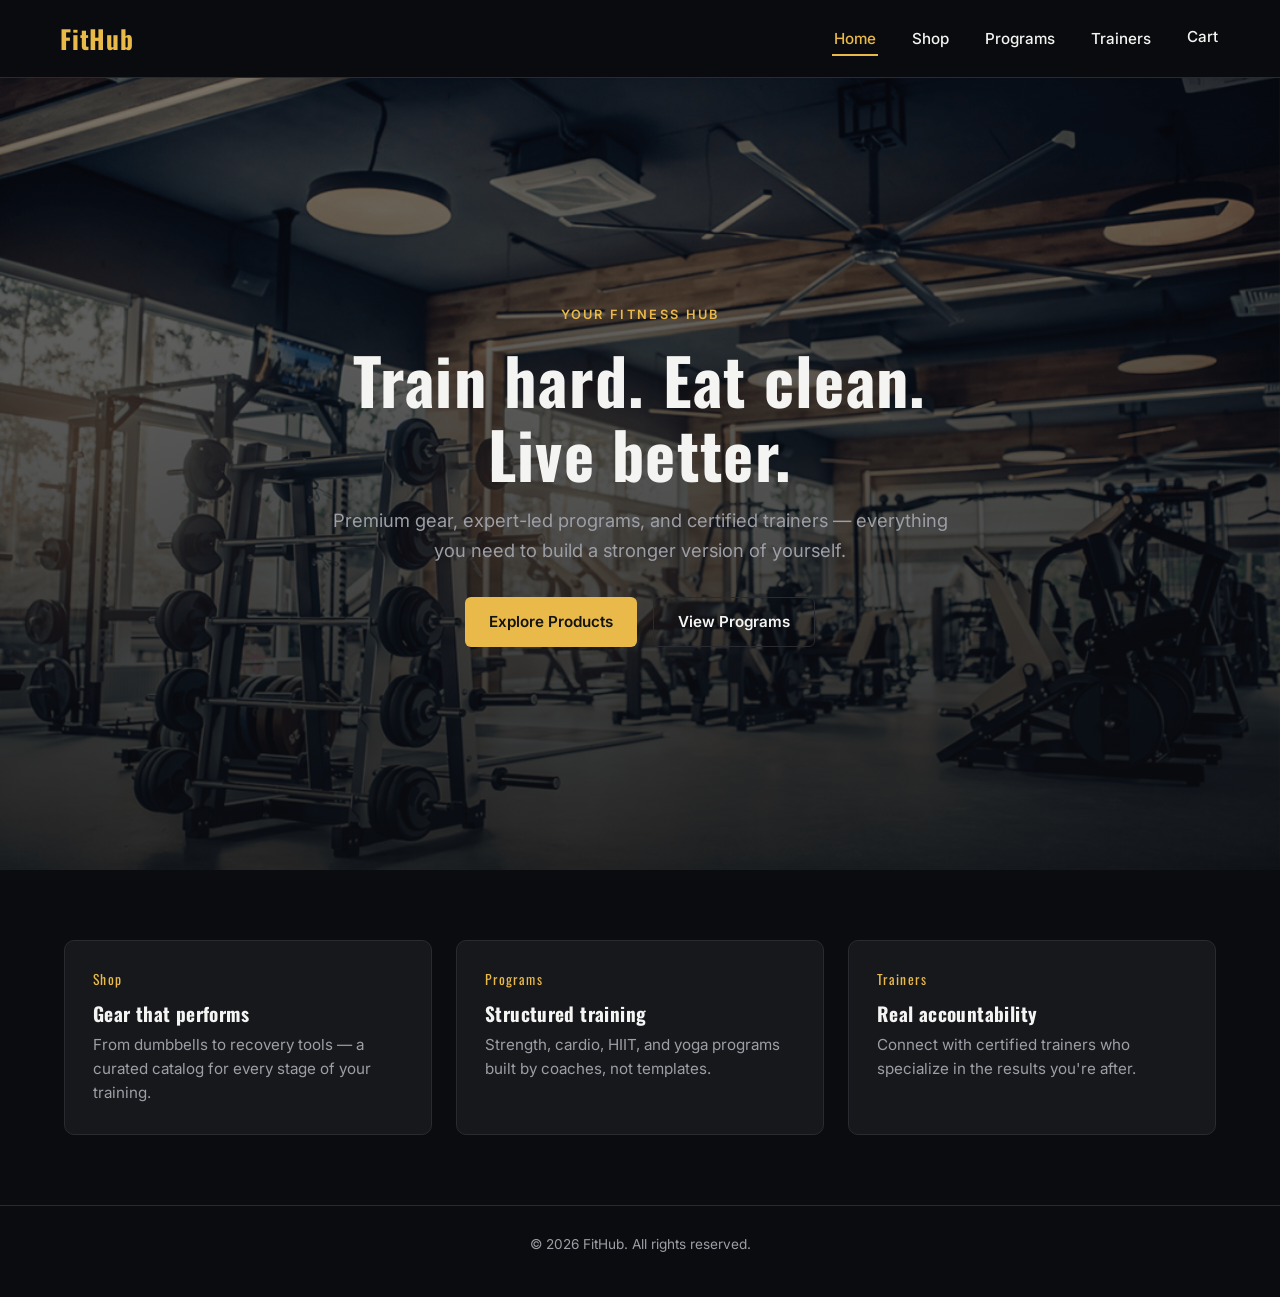
<file: FitHub/index.html>
<!DOCTYPE html>
<html lang="en">
<head>
  <meta charset="UTF-8" />
  <meta name="viewport" content="width=device-width, initial-scale=1" />
  <title>FitHub — Train Smarter, Live Stronger</title>
  <meta name="description" content="FitHub is your one-stop fitness hub: shop premium gear, follow expert-led training programs, and connect with certified trainers." />
  <link rel="icon" type="image/webp" href="assets/images/fithub-logo.webp" />
  <link rel="preconnect" href="https://fonts.googleapis.com">
  <link rel="preconnect" href="https://fonts.gstatic.com" crossorigin>
  <link href="https://fonts.googleapis.com/css2?family=Oswald:wght@500;600;700&family=Inter:wght@400;500;600;700&display=swap" rel="stylesheet">
  <link rel="stylesheet" href="css/base.css" />
  <link rel="stylesheet" href="css/home.css" />
</head>
<body>

  <!-- Navbar -->
  <nav class="navbar">
    <a href="index.html" class="logo">FitHub</a>
    <button class="nav-toggle" aria-label="Toggle navigation" aria-expanded="false">
      <span></span><span></span><span></span>
    </button>
    <ul class="nav-links">
      <li><a href="index.html" aria-current="page">Home</a></li>
      <li><a href="shop.html">Shop</a></li>
      <li><a href="programs.html">Programs</a></li>
      <li><a href="trainers.html">Trainers</a></li>
      <li>
        <a href="cart.html" class="cart-link">
          Cart
          <span class="cart-count" hidden>0</span>
        </a>
      </li>
    </ul>
  </nav>

  <!-- Hero Section -->
  <section class="hero">
    <div class="hero-content">
      <span class="hero-eyebrow">Your Fitness Hub</span>
      <h1>Train hard. Eat clean. Live better.</h1>
      <p>Premium gear, expert-led programs, and certified trainers — everything you need to build a stronger version of yourself.</p>
      <div class="hero-actions">
        <a href="shop.html" class="btn">Explore Products</a>
        <a href="programs.html" class="btn btn-outline">View Programs</a>
      </div>
    </div>
  </section>

  <!-- Feature Strip -->
  <section class="features">
    <div class="feature-card">
      <span class="feature-num">Shop</span>
      <h3>Gear that performs</h3>
      <p>From dumbbells to recovery tools — a curated catalog for every stage of your training.</p>
    </div>
    <div class="feature-card">
      <span class="feature-num">Programs</span>
      <h3>Structured training</h3>
      <p>Strength, cardio, HIIT, and yoga programs built by coaches, not templates.</p>
    </div>
    <div class="feature-card">
      <span class="feature-num">Trainers</span>
      <h3>Real accountability</h3>
      <p>Connect with certified trainers who specialize in the results you're after.</p>
    </div>
  </section>

  <!-- Footer -->
  <footer>
    <p>&copy; <span id="year"></span> FitHub. All rights reserved.</p>
  </footer>

  <script src="js/nav.js"></script>
</body>
</html>
</file>
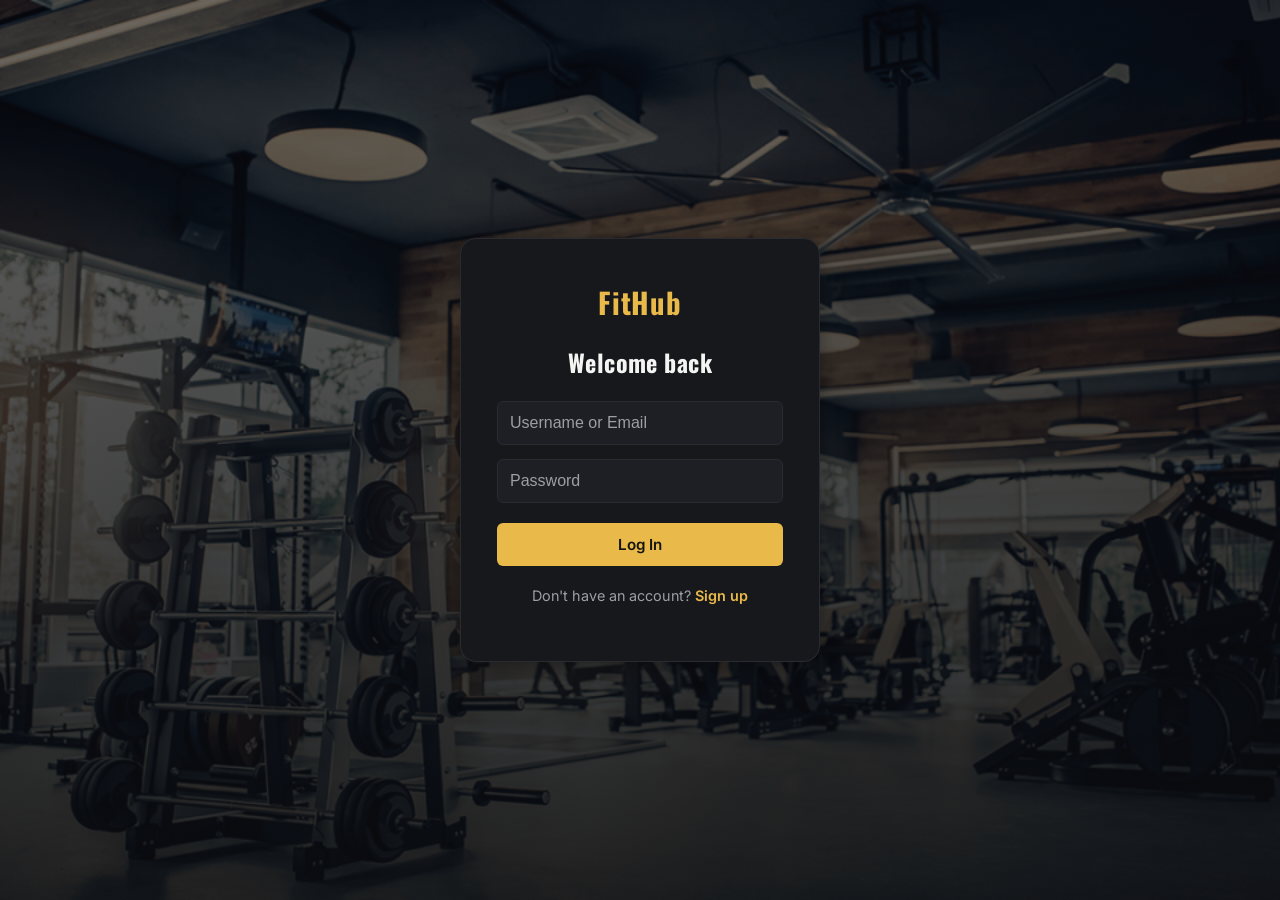
<file: FitHub/login.html>
<!DOCTYPE html>
<html lang="en">
<head>
  <meta charset="UTF-8">
  <meta name="viewport" content="width=device-width, initial-scale=1">
  <title>FitHub — Log In</title>
  <meta name="description" content="Log in to your FitHub account to manage orders and training programs.">
  <link rel="icon" type="image/webp" href="assets/images/fithub-logo.webp" />
  <link rel="preconnect" href="https://fonts.googleapis.com">
  <link rel="preconnect" href="https://fonts.gstatic.com" crossorigin>
  <link href="https://fonts.googleapis.com/css2?family=Oswald:wght@500;600;700&family=Inter:wght@400;500;600;700&display=swap" rel="stylesheet">
  <link rel="stylesheet" href="css/base.css">
  <link rel="stylesheet" href="css/login.css">
</head>
<body class="login-page">

  <div class="login-container">
    <a href="index.html" class="logo">FitHub</a>
    <h1>Welcome back</h1>
    <form class="login-form" action="index.html">
      <input type="text" id="username" placeholder="Username or Email" required>
      <input type="password" id="password" placeholder="Password" required>
      <button type="submit">Log In</button>
    </form>
    <p class="signup-link">Don't have an account? <a href="#">Sign up</a></p>
  </div>

</body>
</html>
</file>
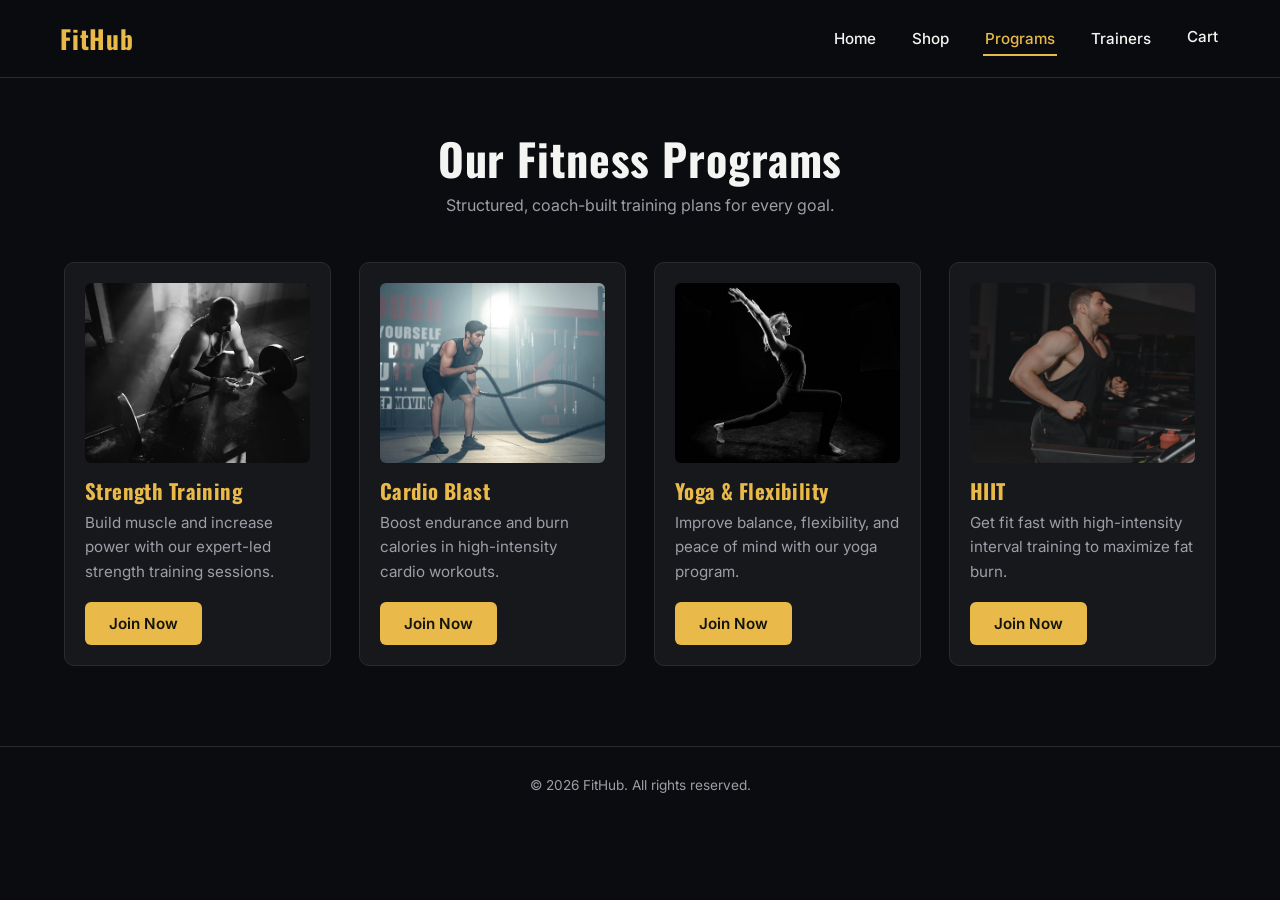
<file: FitHub/programs.html>
<!DOCTYPE html>
<html lang="en">
<head>
    <meta charset="UTF-8">
    <meta name="viewport" content="width=device-width, initial-scale=1.0">
    <title>FitHub Programs — Strength, Cardio, Yoga &amp; HIIT</title>
    <meta name="description" content="Explore FitHub's expert-led training programs: Strength Training, Cardio Blast, Yoga & Flexibility, and HIIT.">
    <link rel="icon" type="image/webp" href="assets/images/fithub-logo.webp" />
    <link rel="preconnect" href="https://fonts.googleapis.com">
    <link rel="preconnect" href="https://fonts.gstatic.com" crossorigin>
    <link href="https://fonts.googleapis.com/css2?family=Oswald:wght@500;600;700&family=Inter:wght@400;500;600;700&display=swap" rel="stylesheet">
    <link rel="stylesheet" href="css/base.css">
    <link rel="stylesheet" href="css/programs.css">
</head>
<body>
    <!-- Navbar -->
    <nav class="navbar">
        <a href="index.html" class="logo">FitHub</a>
        <button class="nav-toggle" aria-label="Toggle navigation" aria-expanded="false">
          <span></span><span></span><span></span>
        </button>
        <ul class="nav-links">
            <li><a href="index.html">Home</a></li>
            <li><a href="shop.html">Shop</a></li>
            <li><a href="programs.html" aria-current="page">Programs</a></li>
            <li><a href="trainers.html">Trainers</a></li>
            <li>
              <a href="cart.html" class="cart-link">
                Cart
                <span class="cart-count" hidden>0</span>
              </a>
            </li>
        </ul>
    </nav>

    <!-- Program Section -->
    <section class="programs">
        <h1>Our Fitness Programs</h1>
        <p class="programs-subtitle">Structured, coach-built training plans for every goal.</p>
        <div class="program-grid">
            <div class="program-card">
                <img src="assets/images/strength-training.avif" alt="Strength Training" loading="lazy">
                <h3>Strength Training</h3>
                <p>Build muscle and increase power with our expert-led strength training sessions.</p>
                <button>Join Now</button>
            </div>
            <div class="program-card">
                <img src="assets/images/cardio-blast.webp" alt="Cardio Blast" loading="lazy">
                <h3>Cardio Blast</h3>
                <p>Boost endurance and burn calories in high-intensity cardio workouts.</p>
                <button>Join Now</button>
            </div>
            <div class="program-card">
                <img src="assets/images/yoga-flexibility.jpg" alt="Yoga & Flexibility" loading="lazy">
                <h3>Yoga &amp; Flexibility</h3>
                <p>Improve balance, flexibility, and peace of mind with our yoga program.</p>
                <button>Join Now</button>
            </div>
            <div class="program-card">
                <img src="assets/images/hiit.webp" alt="HIIT" loading="lazy">
                <h3>HIIT</h3>
                <p>Get fit fast with high-intensity interval training to maximize fat burn.</p>
                <button>Join Now</button>
            </div>
        </div>
    </section>

    <!-- Footer -->
    <footer>
        <p>&copy; <span id="year"></span> FitHub. All rights reserved.</p>
    </footer>

    <script src="js/nav.js"></script>
</body>
</html>
</file>
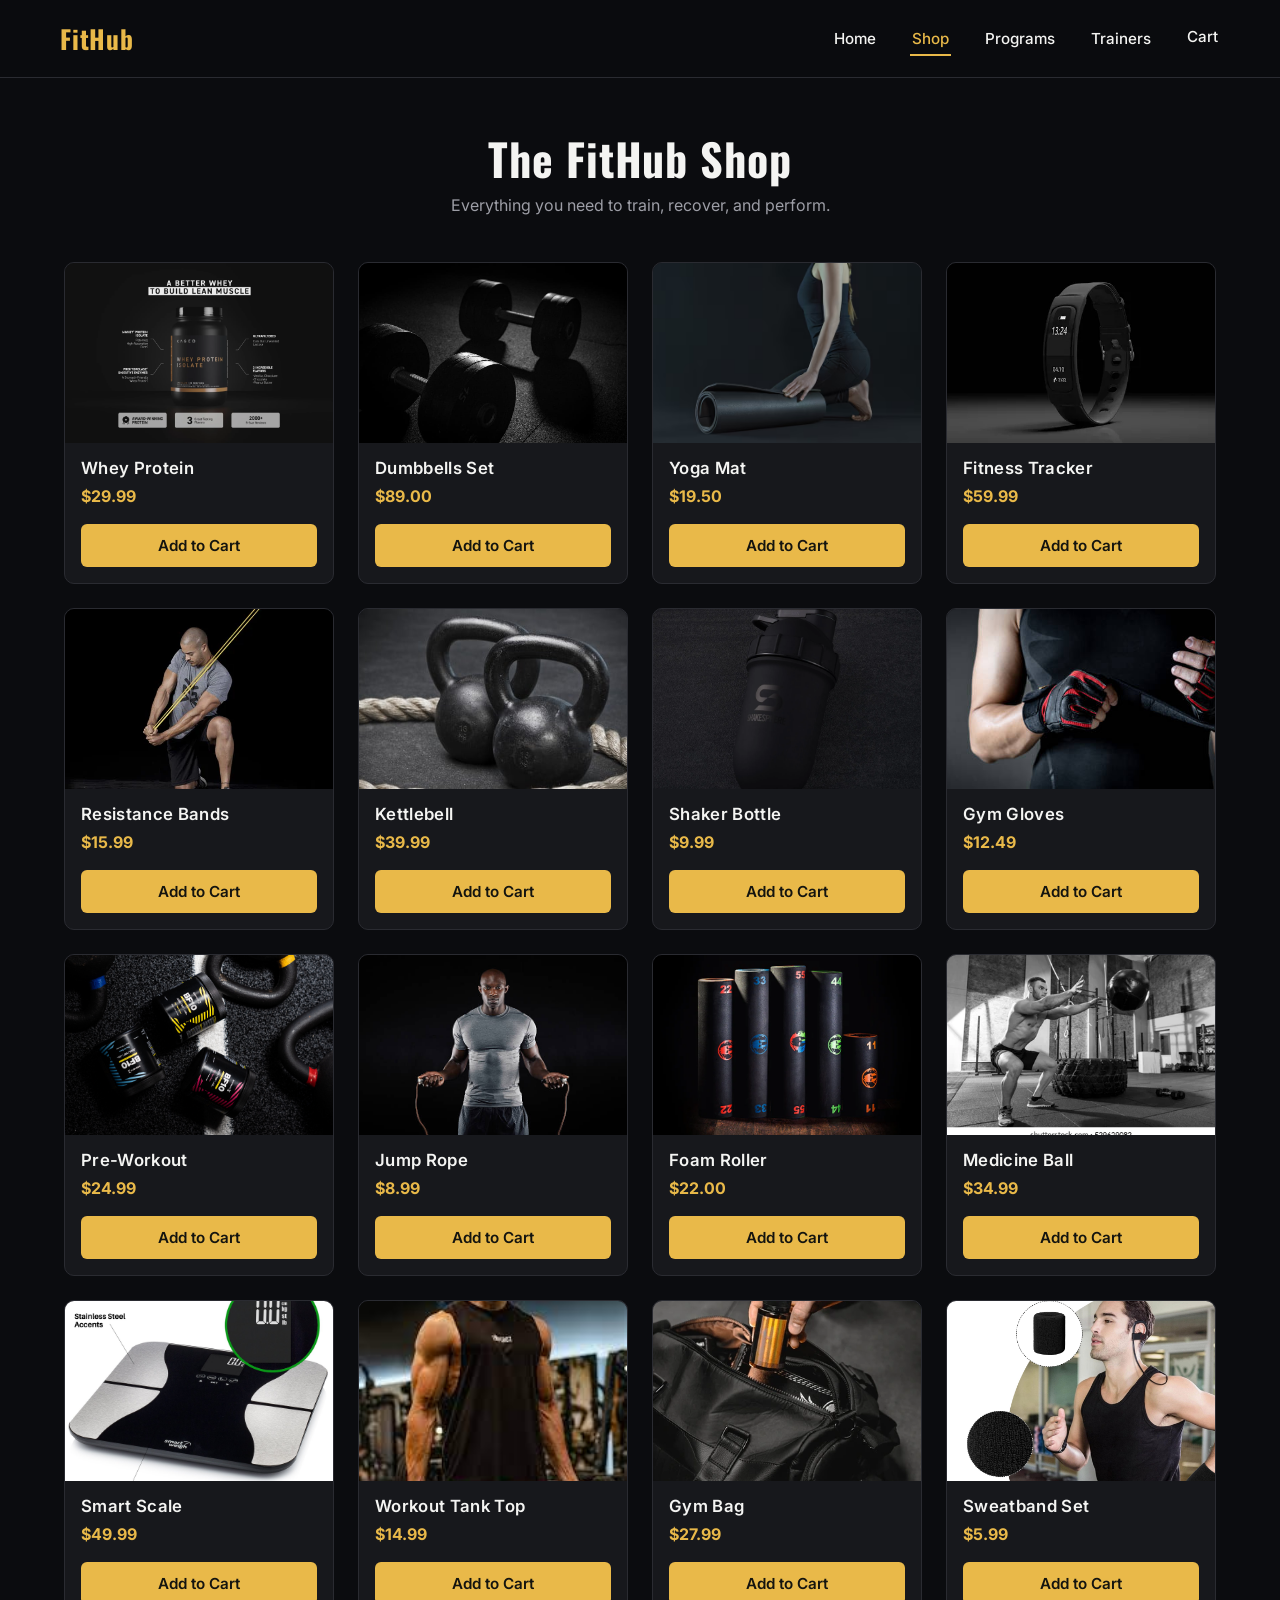
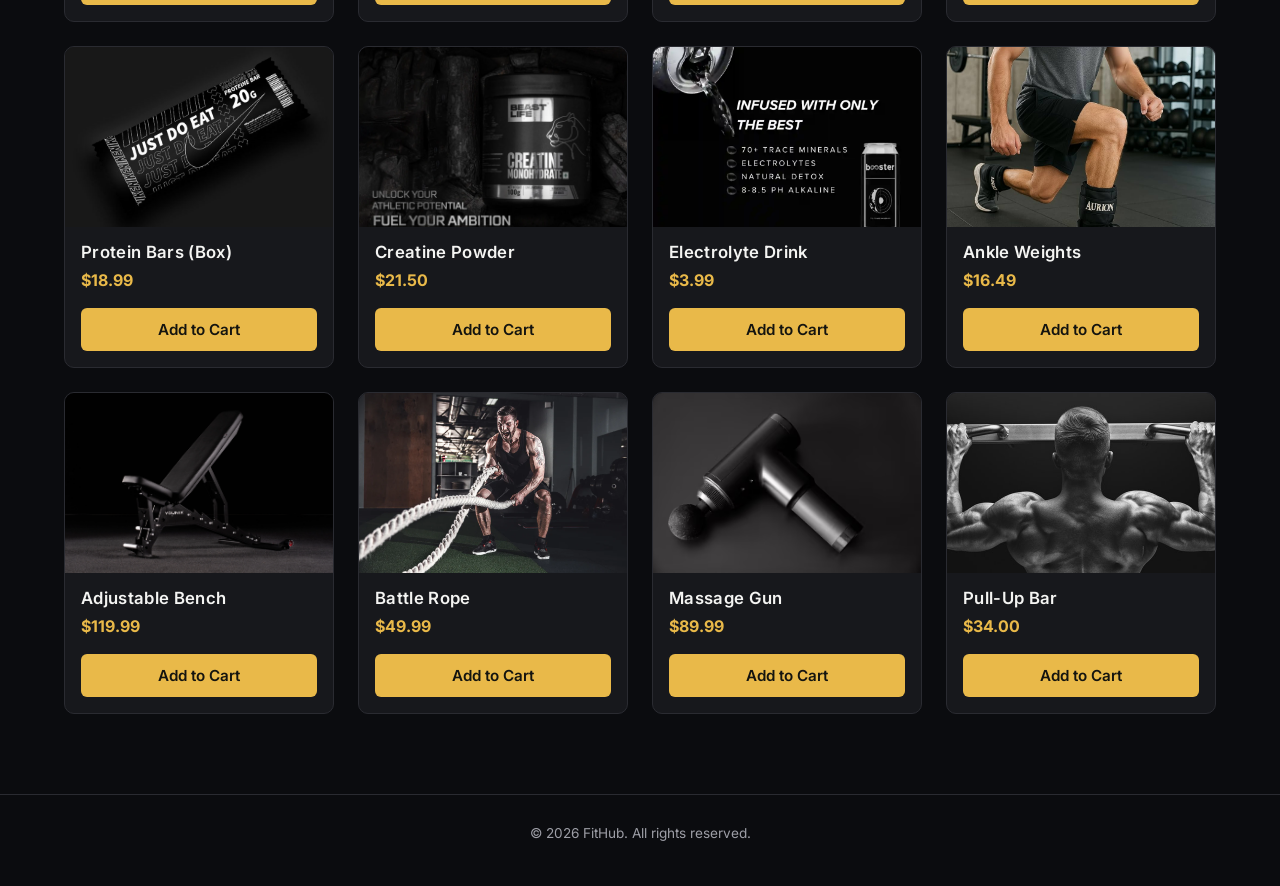
<file: FitHub/shop.html>
<!DOCTYPE html>
<html lang="en">
<head>
  <meta charset="UTF-8">
  <meta name="viewport" content="width=device-width, initial-scale=1">
  <title>FitHub Shop — Gear &amp; Nutrition</title>
  <meta name="description" content="Shop premium fitness gear, supplements, and accessories at FitHub — from dumbbells to recovery tools.">
  <link rel="icon" type="image/webp" href="assets/images/fithub-logo.webp" />
  <link rel="preconnect" href="https://fonts.googleapis.com">
  <link rel="preconnect" href="https://fonts.gstatic.com" crossorigin>
  <link href="https://fonts.googleapis.com/css2?family=Oswald:wght@500;600;700&family=Inter:wght@400;500;600;700&display=swap" rel="stylesheet">
  <link rel="stylesheet" href="css/base.css">
  <link rel="stylesheet" href="css/shop.css">
</head>
<body>

<!-- Navbar -->
<nav class="navbar">
  <a href="index.html" class="logo">FitHub</a>
  <button class="nav-toggle" aria-label="Toggle navigation" aria-expanded="false">
    <span></span><span></span><span></span>
  </button>
  <ul class="nav-links">
    <li><a href="index.html">Home</a></li>
    <li><a href="shop.html" aria-current="page">Shop</a></li>
    <li><a href="programs.html">Programs</a></li>
    <li><a href="trainers.html">Trainers</a></li>
    <li>
      <a href="cart.html" class="cart-link">
        Cart
        <span class="cart-count" hidden>0</span>
      </a>
    </li>
  </ul>
</nav>

<!-- Shop Section -->
<section class="shop">
  <h1>The FitHub Shop</h1>
  <p class="shop-subtitle">Everything you need to train, recover, and perform.</p>
  <div class="product-grid">
    <div class="product-card">
      <img src="assets/images/protein.webp" alt="Whey Protein" loading="lazy">
      <div class="product-info">
        <h3>Whey Protein</h3>
        <p>$29.99</p>
        <button class="add-to-cart" onclick="addToCart('Whey Protein', 29.99, 'assets/images/protein.webp')">Add to Cart</button>
      </div>
    </div>
    <div class="product-card">
      <img src="assets/images/dumbbell.jpg" alt="Dumbbells Set" loading="lazy">
      <div class="product-info">
        <h3>Dumbbells Set</h3>
        <p>$89.00</p>
        <button class="add-to-cart" onclick="addToCart('Dumbbells Set', 89.0, 'assets/images/dumbbell.jpg')">Add to Cart</button>
      </div>
    </div>
    <div class="product-card">
      <img src="assets/images/yoga-mat.avif" alt="Yoga Mat" loading="lazy">
      <div class="product-info">
        <h3>Yoga Mat</h3>
        <p>$19.50</p>
        <button class="add-to-cart" onclick="addToCart('Yoga Mat', 19.5, 'assets/images/yoga-mat.avif')">Add to Cart</button>
      </div>
    </div>
    <div class="product-card">
      <img src="assets/images/fitness-tracker.jpg" alt="Fitness Tracker" loading="lazy">
      <div class="product-info">
        <h3>Fitness Tracker</h3>
        <p>$59.99</p>
        <button class="add-to-cart" onclick="addToCart('Fitness Tracker', 59.99, 'assets/images/fitness-tracker.jpg')">Add to Cart</button>
      </div>
    </div>
    <div class="product-card">
      <img src="assets/images/resistance-bands.webp" alt="Resistance Bands" loading="lazy">
      <div class="product-info">
        <h3>Resistance Bands</h3>
        <p>$15.99</p>
        <button class="add-to-cart" onclick="addToCart('Resistance Bands', 15.99, 'assets/images/resistance-bands.webp')">Add to Cart</button>
      </div>
    </div>
    <div class="product-card">
      <img src="assets/images/kettlebell.jpg" alt="Kettlebell" loading="lazy">
      <div class="product-info">
        <h3>Kettlebell</h3>
        <p>$39.99</p>
        <button class="add-to-cart" onclick="addToCart('Kettlebell', 39.99, 'assets/images/kettlebell.jpg')">Add to Cart</button>
      </div>
    </div>
    <div class="product-card">
      <img src="assets/images/shaker-bottle.webp" alt="Shaker Bottle" loading="lazy">
      <div class="product-info">
        <h3>Shaker Bottle</h3>
        <p>$9.99</p>
        <button class="add-to-cart" onclick="addToCart('Shaker Bottle', 9.99, 'assets/images/shaker-bottle.webp')">Add to Cart</button>
      </div>
    </div>
    <div class="product-card">
      <img src="assets/images/gym-gloves.jpg" alt="Gym Gloves" loading="lazy">
      <div class="product-info">
        <h3>Gym Gloves</h3>
        <p>$12.49</p>
        <button class="add-to-cart" onclick="addToCart('Gym Gloves', 12.49, 'assets/images/gym-gloves.jpg')">Add to Cart</button>
      </div>
    </div>
    <div class="product-card">
      <img src="assets/images/pre-workout.png" alt="Pre-Workout" loading="lazy">
      <div class="product-info">
        <h3>Pre-Workout</h3>
        <p>$24.99</p>
        <button class="add-to-cart" onclick="addToCart('Pre-Workout', 24.99, 'assets/images/pre-workout.png')">Add to Cart</button>
      </div>
    </div>
    <div class="product-card">
      <img src="assets/images/jump-rope.jpg" alt="Jump Rope" loading="lazy">
      <div class="product-info">
        <h3>Jump Rope</h3>
        <p>$8.99</p>
        <button class="add-to-cart" onclick="addToCart('Jump Rope', 8.99, 'assets/images/jump-rope.jpg')">Add to Cart</button>
      </div>
    </div>
    <div class="product-card">
      <img src="assets/images/foam-roller.webp" alt="Foam Roller" loading="lazy">
      <div class="product-info">
        <h3>Foam Roller</h3>
        <p>$22.00</p>
        <button class="add-to-cart" onclick="addToCart('Foam Roller', 22.0, 'assets/images/foam-roller.webp')">Add to Cart</button>
      </div>
    </div>
    <div class="product-card">
      <img src="assets/images/medicine-ball.webp" alt="Medicine Ball" loading="lazy">
      <div class="product-info">
        <h3>Medicine Ball</h3>
        <p>$34.99</p>
        <button class="add-to-cart" onclick="addToCart('Medicine Ball', 34.99, 'assets/images/medicine-ball.webp')">Add to Cart</button>
      </div>
    </div>
    <div class="product-card">
      <img src="assets/images/smart-scale.jpg" alt="Smart Scale" loading="lazy">
      <div class="product-info">
        <h3>Smart Scale</h3>
        <p>$49.99</p>
        <button class="add-to-cart" onclick="addToCart('Smart Scale', 49.99, 'assets/images/smart-scale.jpg')">Add to Cart</button>
      </div>
    </div>
    <div class="product-card">
      <img src="assets/images/workout-tank-top.jpg" alt="Workout Tank Top" loading="lazy">
      <div class="product-info">
        <h3>Workout Tank Top</h3>
        <p>$14.99</p>
        <button class="add-to-cart" onclick="addToCart('Workout Tank Top', 14.99, 'assets/images/workout-tank-top.jpg')">Add to Cart</button>
      </div>
    </div>
    <div class="product-card">
      <img src="assets/images/gym-bag.webp" alt="Gym Bag" loading="lazy">
      <div class="product-info">
        <h3>Gym Bag</h3>
        <p>$27.99</p>
        <button class="add-to-cart" onclick="addToCart('Gym Bag', 27.99, 'assets/images/gym-bag.webp')">Add to Cart</button>
      </div>
    </div>
    <div class="product-card">
      <img src="assets/images/sweatband.jpg" alt="Sweatband Set" loading="lazy">
      <div class="product-info">
        <h3>Sweatband Set</h3>
        <p>$5.99</p>
        <button class="add-to-cart" onclick="addToCart('Sweatband Set', 5.99, 'assets/images/sweatband.jpg')">Add to Cart</button>
      </div>
    </div>
    <div class="product-card">
      <img src="assets/images/protein-bars-box.jpg" alt="Protein Bars" loading="lazy">
      <div class="product-info">
        <h3>Protein Bars (Box)</h3>
        <p>$18.99</p>
        <button class="add-to-cart" onclick="addToCart('Protein Bars', 18.99, 'assets/images/protein-bars-box.jpg')">Add to Cart</button>
      </div>
    </div>
    <div class="product-card">
      <img src="assets/images/creatine-powder.webp" alt="Creatine Powder" loading="lazy">
      <div class="product-info">
        <h3>Creatine Powder</h3>
        <p>$21.50</p>
        <button class="add-to-cart" onclick="addToCart('Creatine Powder', 21.5, 'assets/images/creatine-powder.webp')">Add to Cart</button>
      </div>
    </div>
    <div class="product-card">
      <img src="assets/images/electrolyte-drink.webp" alt="Electrolyte Drink" loading="lazy">
      <div class="product-info">
        <h3>Electrolyte Drink</h3>
        <p>$3.99</p>
        <button class="add-to-cart" onclick="addToCart('Electrolyte Drink', 3.99, 'assets/images/electrolyte-drink.webp')">Add to Cart</button>
      </div>
    </div>
    <div class="product-card">
      <img src="assets/images/ankle-weights.jpg" alt="Ankle Weights" loading="lazy">
      <div class="product-info">
        <h3>Ankle Weights</h3>
        <p>$16.49</p>
        <button class="add-to-cart" onclick="addToCart('Ankle Weights', 16.49, 'assets/images/ankle-weights.jpg')">Add to Cart</button>
      </div>
    </div>
    <div class="product-card">
      <img src="assets/images/adjustable-bench.webp" alt="Adjustable Bench" loading="lazy">
      <div class="product-info">
        <h3>Adjustable Bench</h3>
        <p>$119.99</p>
        <button class="add-to-cart" onclick="addToCart('Adjustable Bench', 119.99, 'assets/images/adjustable-bench.webp')">Add to Cart</button>
      </div>
    </div>
    <div class="product-card">
      <img src="assets/images/battle-rope.webp" alt="Battle Rope" loading="lazy">
      <div class="product-info">
        <h3>Battle Rope</h3>
        <p>$49.99</p>
        <button class="add-to-cart" onclick="addToCart('Battle Rope', 49.99, 'assets/images/battle-rope.webp')">Add to Cart</button>
      </div>
    </div>
    <div class="product-card">
      <img src="assets/images/massage-gun.avif" alt="Massage Gun" loading="lazy">
      <div class="product-info">
        <h3>Massage Gun</h3>
        <p>$89.99</p>
        <button class="add-to-cart" onclick="addToCart('Massage Gun', 89.99, 'assets/images/massage-gun.avif')">Add to Cart</button>
      </div>
    </div>
    <div class="product-card">
      <img src="assets/images/pull-up-bar.jpg" alt="Foam Grip Pull-Up Bar" loading="lazy">
      <div class="product-info">
        <h3>Pull-Up Bar</h3>
        <p>$34.00</p>
        <button class="add-to-cart" onclick="addToCart('Foam Grip Pull-Up Bar', 34.0, 'assets/images/pull-up-bar.jpg')">Add to Cart</button>
      </div>
    </div>
  </div>
</section>

<!-- Footer -->
<footer>
  <p>&copy; <span id="year"></span> FitHub. All rights reserved.</p>
</footer>

<script src="js/shop.js"></script>
<script src="js/nav.js"></script>
</body>
</html>
</file>
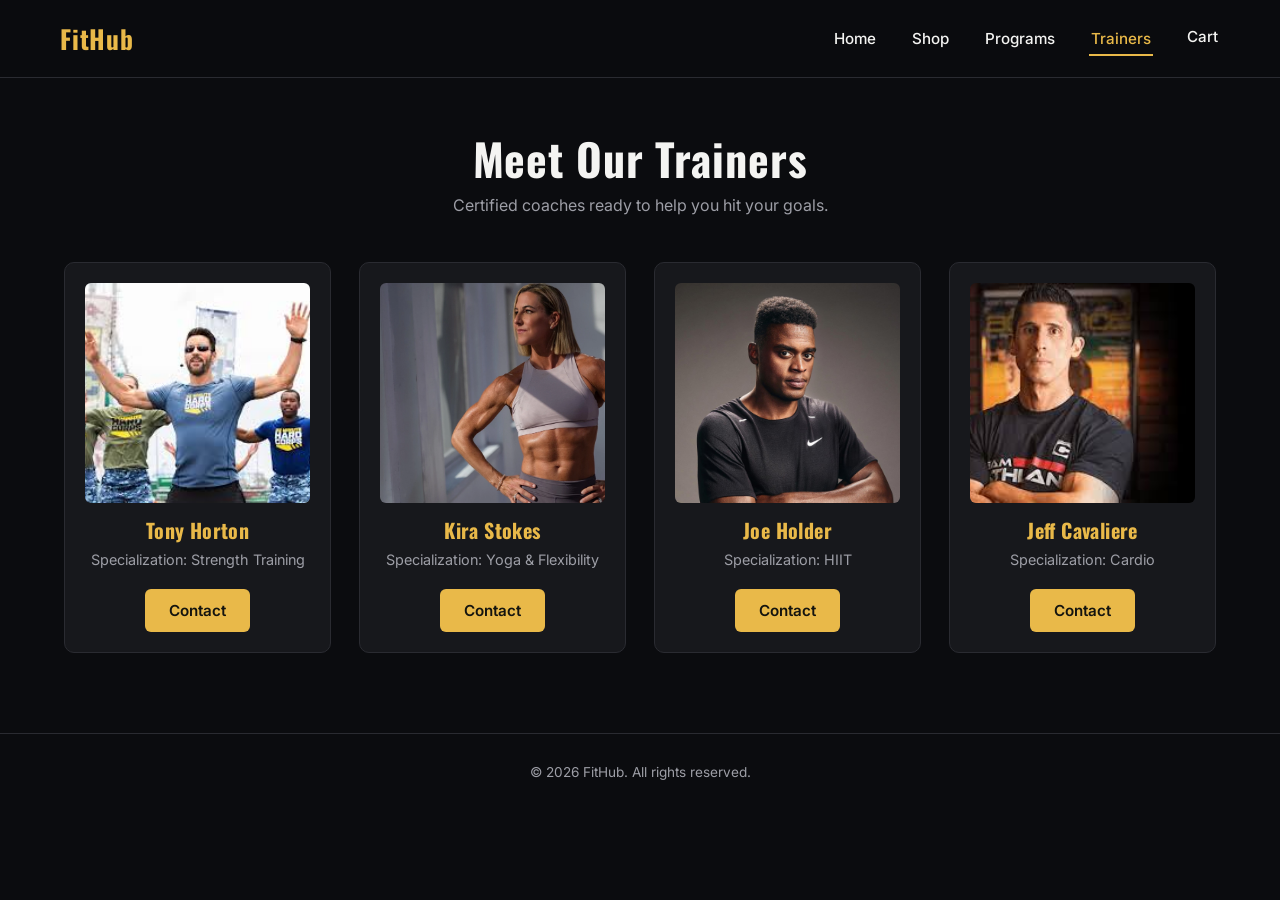
<file: FitHub/trainers.html>
<!DOCTYPE html>
<html lang="en">
<head>
    <meta charset="UTF-8">
    <meta name="viewport" content="width=device-width, initial-scale=1.0">
    <title>FitHub Trainers — Meet Our Coaches</title>
    <meta name="description" content="Meet FitHub's certified trainers, specializing in strength training, yoga, HIIT, and cardio.">
    <link rel="icon" type="image/webp" href="assets/images/fithub-logo.webp" />
    <link rel="preconnect" href="https://fonts.googleapis.com">
    <link rel="preconnect" href="https://fonts.gstatic.com" crossorigin>
    <link href="https://fonts.googleapis.com/css2?family=Oswald:wght@500;600;700&family=Inter:wght@400;500;600;700&display=swap" rel="stylesheet">
    <link rel="stylesheet" href="css/base.css">
    <link rel="stylesheet" href="css/trainers.css">
</head>
<body>
    <!-- Navbar -->
    <nav class="navbar">
        <a href="index.html" class="logo">FitHub</a>
        <button class="nav-toggle" aria-label="Toggle navigation" aria-expanded="false">
          <span></span><span></span><span></span>
        </button>
        <ul class="nav-links">
            <li><a href="index.html">Home</a></li>
            <li><a href="shop.html">Shop</a></li>
            <li><a href="programs.html">Programs</a></li>
            <li><a href="trainers.html" aria-current="page">Trainers</a></li>
            <li>
              <a href="cart.html" class="cart-link">
                Cart
                <span class="cart-count" hidden>0</span>
              </a>
            </li>
        </ul>
    </nav>

    <!-- Trainers Section -->
    <section class="trainers">
        <h1>Meet Our Trainers</h1>
        <p class="trainers-subtitle">Certified coaches ready to help you hit your goals.</p>
        <div class="trainers-grid">
            <div class="trainer-card">
                <img src="assets/images/tony-horton.jpg" alt="Tony Horton" loading="lazy">
                <h3>Tony Horton</h3>
                <p>Specialization: Strength Training</p>
                <button class="contact-btn">Contact</button>
            </div>
            <div class="trainer-card">
                <img src="assets/images/kira-stokes.webp" alt="Kira Stokes" loading="lazy">
                <h3>Kira Stokes</h3>
                <p>Specialization: Yoga &amp; Flexibility</p>
                <button class="contact-btn">Contact</button>
            </div>
            <div class="trainer-card">
                <img src="assets/images/joe-holder.jpg" alt="Joe Holder" loading="lazy">
                <h3>Joe Holder</h3>
                <p>Specialization: HIIT</p>
                <button class="contact-btn">Contact</button>
            </div>
            <div class="trainer-card">
                <img src="assets/images/jeff-cavaliere.jpg" alt="Jeff Cavaliere" loading="lazy">
                <h3>Jeff Cavaliere</h3>
                <p>Specialization: Cardio</p>
                <button class="contact-btn">Contact</button>
            </div>
        </div>
    </section>

    <!-- Footer -->
    <footer>
        <p>&copy; <span id="year"></span> FitHub. All rights reserved.</p>
    </footer>

    <script src="js/nav.js"></script>
</body>
</html>
</file>
<file: FitHub/css/base.css>
/* =========================================================
   FitHub — Design Tokens & Shared Layout
   Loaded on every page, before the page-specific stylesheet.
   ========================================================= */

:root {
  /* Color */
  --color-bg: #0b0c0f;
  --color-surface: #17181c;
  --color-surface-alt: #1e1f24;
  --color-border: #2a2b31;
  --color-text: #f4f4f2;
  --color-text-muted: #9d9ea6;
  --color-accent: #e9b949;
  --color-accent-hover: #f4cc6b;
  --color-accent-dark: #c79a2e;
  --color-accent-contrast: #14140f;
  --color-danger: #e5484d;
  --color-danger-hover: #c93e42;
  --color-success: #4caf7d;

  /* Type */
  --font-display: "Oswald", "Segoe UI", Tahoma, sans-serif;
  --font-body: "Inter", "Segoe UI", Tahoma, Geneva, Verdana, sans-serif;

  /* Layout */
  --max-width: 1200px;
  --radius-sm: 6px;
  --radius-md: 10px;
  --radius-lg: 16px;
  --shadow-card: 0 4px 18px rgba(0, 0, 0, 0.35);
}

/* ========== Reset ========== */
*,
*::before,
*::after {
  box-sizing: border-box;
}

html {
  scroll-behavior: smooth;
}

body {
  margin: 0;
  padding: 0;
  font-family: var(--font-body);
  background-color: var(--color-bg);
  color: var(--color-text);
  line-height: 1.6;
  -webkit-font-smoothing: antialiased;
}

h1, h2, h3, h4 {
  font-family: var(--font-display);
  letter-spacing: 0.02em;
  margin: 0 0 0.5em 0;
  line-height: 1.15;
}

p { margin: 0 0 1em 0; }

a { color: inherit; }

img { max-width: 100%; display: block; }

button {
  font-family: var(--font-body);
}

/* Visible keyboard focus for accessibility */
a:focus-visible,
button:focus-visible,
input:focus-visible {
  outline: 2px solid var(--color-accent);
  outline-offset: 2px;
}

@media (prefers-reduced-motion: reduce) {
  *, *::before, *::after {
    animation-duration: 0.01ms !important;
    animation-iteration-count: 1 !important;
    transition-duration: 0.01ms !important;
    scroll-behavior: auto !important;
  }
}

/* ========== Buttons ========== */
.btn,
.add-to-cart,
.contact-btn,
.program-card button,
.login-form button,
#checkout-form button[type="button"] {
  display: inline-flex;
  align-items: center;
  justify-content: center;
  gap: 8px;
  padding: 12px 24px;
  background-color: var(--color-accent);
  color: var(--color-accent-contrast);
  font-weight: 600;
  font-size: 0.95rem;
  border: none;
  border-radius: var(--radius-sm);
  cursor: pointer;
  text-decoration: none;
  transition: background-color 0.2s ease, transform 0.15s ease;
}

.btn:hover,
.add-to-cart:hover,
.contact-btn:hover,
.program-card button:hover,
.login-form button:hover,
#checkout-form button[type="button"]:hover {
  background-color: var(--color-accent-hover);
  transform: translateY(-1px);
}

.btn:active,
.add-to-cart:active,
.contact-btn:active {
  transform: translateY(0);
  background-color: var(--color-accent-dark);
}

/* ========== Navbar ========== */
.navbar {
  display: flex;
  align-items: center;
  justify-content: space-between;
  gap: 24px;
  background-color: rgba(11, 12, 15, 0.92);
  backdrop-filter: blur(8px);
  padding: 18px clamp(20px, 5vw, 60px);
  border-bottom: 1px solid var(--color-border);
  position: sticky;
  top: 0;
  z-index: 999;
}

.logo {
  font-family: var(--font-display);
  font-size: 1.6rem;
  font-weight: 700;
  color: var(--color-accent);
  text-decoration: none;
  letter-spacing: 0.03em;
  white-space: nowrap;
}

.nav-links {
  list-style: none;
  display: flex;
  align-items: center;
  gap: 32px;
  margin: 0;
  padding: 0;
}

.nav-links a {
  color: var(--color-text);
  text-decoration: none;
  font-weight: 500;
  font-size: 0.95rem;
  padding: 6px 2px;
  border-bottom: 2px solid transparent;
  transition: color 0.2s ease, border-color 0.2s ease;
}

.nav-links a:hover,
.nav-links a[aria-current="page"] {
  color: var(--color-accent);
  border-color: var(--color-accent);
}

/* Cart icon w/ live count badge */
.cart-link {
  position: relative;
  display: inline-flex;
  align-items: center;
}

.cart-count {
  position: absolute;
  top: -9px;
  right: -14px;
  background-color: var(--color-danger);
  color: #fff;
  font-size: 0.7rem;
  font-weight: 700;
  line-height: 1;
  padding: 3px 6px;
  border-radius: 999px;
  min-width: 18px;
  text-align: center;
}

.cart-count[hidden] { display: none; }

/* Mobile nav toggle */
.nav-toggle {
  display: none;
  flex-direction: column;
  justify-content: center;
  gap: 5px;
  width: 32px;
  height: 32px;
  background: none;
  border: none;
  cursor: pointer;
  padding: 0;
}

.nav-toggle span {
  display: block;
  height: 2px;
  width: 100%;
  background-color: var(--color-text);
  border-radius: 2px;
}

@media (max-width: 820px) {
  .nav-toggle { display: flex; }

  .nav-links {
    position: absolute;
    top: 100%;
    left: 0;
    right: 0;
    flex-direction: column;
    align-items: flex-start;
    gap: 4px;
    background-color: var(--color-bg);
    border-bottom: 1px solid var(--color-border);
    padding: 12px clamp(20px, 5vw, 60px) 20px;
    max-height: 0;
    overflow: hidden;
    transition: max-height 0.25s ease;
  }

  .nav-links.is-open {
    max-height: 320px;
  }

  .nav-links li {
    width: 100%;
  }

  .nav-links a {
    display: block;
    width: 100%;
    padding: 10px 0;
  }
}

/* ========== Footer ========== */
footer {
  background-color: var(--color-bg);
  color: var(--color-text-muted);
  text-align: center;
  padding: 28px 20px;
  font-size: 0.85rem;
  border-top: 1px solid var(--color-border);
}

footer a {
  color: var(--color-text-muted);
  text-decoration: underline;
}

footer a:hover {
  color: var(--color-accent);
}
</file>
<file: FitHub/css/home.css>
/* FitHub — Home page */

/* Hero */
.hero {
  min-height: 88vh;
  background-image:
    linear-gradient(180deg, rgba(11, 12, 15, 0.55) 0%, rgba(11, 12, 15, 0.85) 100%),
    url('../assets/images/gym-bg.png');
  background-size: cover;
  background-position: center;
  display: flex;
  align-items: center;
  justify-content: center;
  text-align: center;
  padding: 40px 20px;
}

.hero-content {
  max-width: 640px;
}

.hero-eyebrow {
  display: inline-block;
  color: var(--color-accent);
  font-weight: 600;
  letter-spacing: 0.18em;
  text-transform: uppercase;
  font-size: 0.8rem;
  margin-bottom: 18px;
}

.hero h1 {
  font-size: clamp(2.4rem, 6vw, 4rem);
  color: var(--color-text);
  margin-bottom: 16px;
}

.hero p {
  font-size: 1.15rem;
  color: var(--color-text-muted);
  margin-bottom: 32px;
}

.hero-actions {
  display: flex;
  gap: 16px;
  justify-content: center;
  flex-wrap: wrap;
}

.btn-outline {
  background-color: transparent;
  color: var(--color-text);
  border: 1px solid var(--color-border);
}

.btn-outline:hover {
  background-color: var(--color-surface);
  color: var(--color-text);
}

/* Feature strip */
.features {
  max-width: var(--max-width);
  margin: 0 auto;
  padding: 70px 24px;
  display: grid;
  grid-template-columns: repeat(auto-fit, minmax(220px, 1fr));
  gap: 24px;
}

.feature-card {
  background-color: var(--color-surface);
  border: 1px solid var(--color-border);
  border-radius: var(--radius-md);
  padding: 28px;
  text-align: left;
}

.feature-card .feature-num {
  color: var(--color-accent);
  font-family: var(--font-display);
  font-size: 0.85rem;
  letter-spacing: 0.1em;
  margin-bottom: 12px;
  display: block;
}

.feature-card h3 {
  font-size: 1.2rem;
  margin-bottom: 8px;
}

.feature-card p {
  color: var(--color-text-muted);
  font-size: 0.95rem;
  margin-bottom: 0;
}
</file>
<file: FitHub/css/login.css>
/* FitHub — Login page */

body.login-page {
  min-height: 100vh;
  display: flex;
  justify-content: center;
  align-items: center;
  background-image:
    linear-gradient(180deg, rgba(11, 12, 15, 0.6) 0%, rgba(11, 12, 15, 0.88) 100%),
    url('../assets/images/gym-bg.png');
  background-repeat: no-repeat;
  background-size: cover;
  background-position: center;
  padding: 20px;
}

.login-container {
  background: var(--color-surface);
  border: 1px solid var(--color-border);
  padding: 40px 36px;
  border-radius: var(--radius-lg);
  width: 100%;
  max-width: 360px;
  box-shadow: var(--shadow-card);
  text-align: center;
}

.login-container .logo {
  display: block;
  margin-bottom: 24px;
  font-size: 1.8rem;
}

.login-container h1 {
  font-size: 1.5rem;
  margin-bottom: 24px;
  color: var(--color-text);
}

.login-form {
  display: flex;
  flex-direction: column;
  gap: 14px;
}

.login-form input {
  width: 100%;
  padding: 12px;
  border: 1px solid var(--color-border);
  border-radius: var(--radius-sm);
  background-color: var(--color-surface-alt);
  color: var(--color-text);
  font-size: 1rem;
}

.login-form input::placeholder {
  color: var(--color-text-muted);
}

.login-form button {
  margin-top: 6px;
}

.signup-link {
  margin-top: 18px;
  font-size: 0.9rem;
  color: var(--color-text-muted);
}

.signup-link a {
  color: var(--color-accent);
  text-decoration: none;
  font-weight: 600;
}

.signup-link a:hover {
  text-decoration: underline;
}
</file>
<file: FitHub/css/programs.css>
/* FitHub — Programs page */

.programs {
  max-width: var(--max-width);
  margin: 0 auto;
  padding: 56px 24px 80px;
  text-align: center;
}

.programs h1 {
  font-size: clamp(2rem, 4vw, 2.75rem);
  color: var(--color-text);
  margin-bottom: 8px;
}

.programs-subtitle {
  color: var(--color-text-muted);
  margin-bottom: 44px;
}

.program-grid {
  display: grid;
  grid-template-columns: repeat(auto-fit, minmax(260px, 1fr));
  gap: 28px;
}

.program-card {
  background-color: var(--color-surface);
  border: 1px solid var(--color-border);
  border-radius: var(--radius-md);
  padding: 20px;
  text-align: left;
  transition: transform 0.2s ease, box-shadow 0.2s ease;
}

.program-card:hover {
  transform: translateY(-6px);
  box-shadow: var(--shadow-card);
}

.program-card img {
  width: 100%;
  height: 180px;
  object-fit: cover;
  border-radius: var(--radius-sm);
  margin-bottom: 16px;
}

.program-card h3 {
  font-size: 1.3rem;
  color: var(--color-accent);
  margin-bottom: 8px;
}

.program-card p {
  font-size: 0.95rem;
  color: var(--color-text-muted);
  margin-bottom: 18px;
}
</file>
<file: FitHub/css/shop.css>
/* FitHub — Shop page */

.shop {
  max-width: var(--max-width);
  margin: 0 auto;
  padding: 56px 24px 80px;
  text-align: center;
}

.shop h1 {
  font-size: clamp(2rem, 4vw, 2.75rem);
  color: var(--color-text);
  margin-bottom: 8px;
}

.shop-subtitle {
  color: var(--color-text-muted);
  margin-bottom: 44px;
}

.product-grid {
  display: grid;
  grid-template-columns: repeat(auto-fit, minmax(220px, 1fr));
  gap: 24px;
}

.product-card {
  background-color: var(--color-surface);
  border: 1px solid var(--color-border);
  border-radius: var(--radius-md);
  overflow: hidden;
  text-align: left;
  transition: transform 0.2s ease, box-shadow 0.2s ease;
}

.product-card:hover {
  transform: translateY(-4px);
  box-shadow: var(--shadow-card);
}

.product-card img {
  width: 100%;
  height: 180px;
  object-fit: cover;
}

.product-info {
  padding: 16px;
}

.product-info h3 {
  font-size: 1.05rem;
  font-family: var(--font-body);
  font-weight: 600;
  margin-bottom: 6px;
  color: var(--color-text);
}

.product-info p {
  font-size: 1rem;
  font-weight: 700;
  margin-bottom: 14px;
  color: var(--color-accent);
}

.add-to-cart {
  width: 100%;
}
</file>
<file: FitHub/css/trainers.css>
/* FitHub — Trainers page */

.trainers {
  max-width: var(--max-width);
  margin: 0 auto;
  padding: 56px 24px 80px;
  text-align: center;
}

.trainers h1 {
  font-size: clamp(2rem, 4vw, 2.75rem);
  color: var(--color-text);
  margin-bottom: 8px;
}

.trainers-subtitle {
  color: var(--color-text-muted);
  margin-bottom: 44px;
}

.trainers-grid {
  display: grid;
  grid-template-columns: repeat(auto-fit, minmax(260px, 1fr));
  gap: 28px;
}

.trainer-card {
  background-color: var(--color-surface);
  border: 1px solid var(--color-border);
  border-radius: var(--radius-md);
  padding: 20px;
  text-align: center;
  transition: transform 0.2s ease, box-shadow 0.2s ease;
}

.trainer-card:hover {
  transform: translateY(-6px);
  box-shadow: var(--shadow-card);
}

.trainer-card img {
  width: 100%;
  height: 220px;
  object-fit: cover;
  border-radius: var(--radius-sm);
  margin-bottom: 16px;
}

.trainer-card h3 {
  font-size: 1.25rem;
  color: var(--color-accent);
  margin-bottom: 6px;
}

.trainer-card p {
  font-size: 0.9rem;
  color: var(--color-text-muted);
  margin-bottom: 18px;
}
</file>
